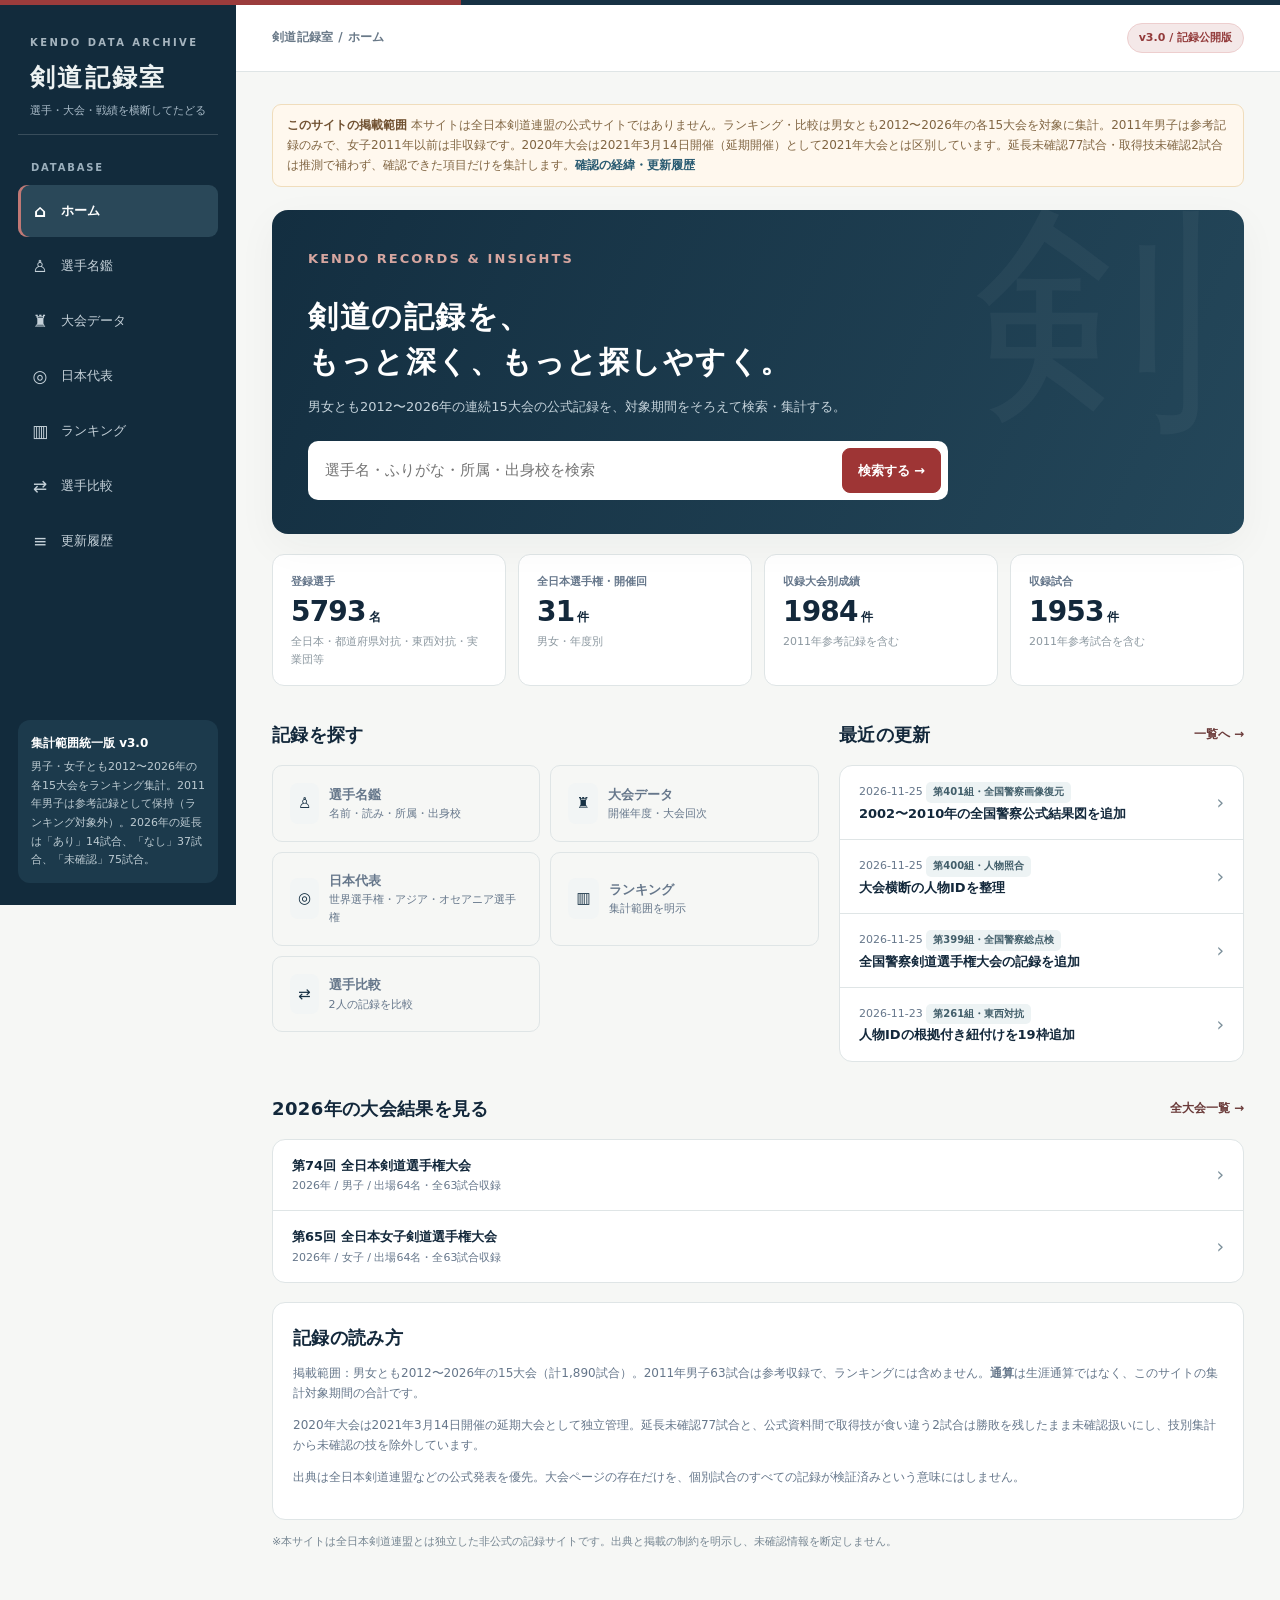
<file: index.html>
<!doctype html>
<html lang="ja">
<head>
  <meta charset="utf-8">
  <meta name="viewport" content="width=device-width, initial-scale=1">
  <meta name="color-scheme" content="light">
  <title>剣道記録室｜全日本・世界・アジア・オセアニア剣道選手権の記録</title>
  <meta name="description" content="全日本剣道選手権・全日本女子剣道選手権の2012〜2026年の試合記録、選手名鑑、ランキング、選手比較。2011年男子は参考収録。1970〜2024年の世界剣道選手権（WKC）の公式入賞結果と日本代表の一部試合記録、2026年第1回アジア・オセアニア剣道選手権大会（AOKC）の入賞、日本選手団登録、個人戦20記録枠（19実戦・不戦勝1）、日本の男女団体戦8国別対戦と本人実戦38件（団体不戦勝2枠を別管理）を掲載。1976・1979・1982・1985・1988年は入賞順位の2巡確認済み。1991年・1994年・1997年はFIK公式図面の個別対戦を2巡照合し、1973年は入賞順位・団体と個人の別会場を2巡確認、1970年は会場・全剣連公式映像を含め2巡目まで確認。公式一次資料による非公式データベース。">
  <link rel="stylesheet" href="assets/style.css">
  <link rel="stylesheet" href="assets/tozai-profile.css">
  <link rel="stylesheet" href="assets/police-team.css">
  <link rel="stylesheet" href="assets/jitsugyodan.css">
</head>
<body>
  <div class="global-top"></div>
  <div class="shell">
    <aside class="sidebar">
      <a href="#/" class="brand"><div class="brand-small">KENDO DATA ARCHIVE</div><div class="brand-main">剣道記録室</div><div class="brand-desc">選手・大会・戦績を横断してたどる</div></a>
      <div><div class="nav-caption">DATABASE</div><nav class="nav-links" id="desktopNav" aria-label="メインメニュー"></nav></div>
      <div class="sidebar-bottom"><strong>集計範囲統一版 v3.0</strong>男子・女子とも2012〜2026年の各15大会をランキング集計。2011年男子は参考記録として保持（ランキング対象外）。2026年の延長は「あり」14試合、「なし」37試合、「未確認」75試合。</div>
    </aside>
    <main class="main"><header class="topbar"><h1 id="topTitle">ホーム</h1><span class="mini-badge">v3.0 / 記録公開版</span></header><div class="content" id="app" aria-live="polite"></div></main>
  </div>
  <nav id="mobileNav" class="mobile-nav" aria-label="モバイルメニュー"></nav>
  <div id="resultOverlay" class="result-overlay" hidden>
    <button type="button" class="result-backdrop" data-close-results aria-label="一覧を閉じる"></button>
    <section class="result-dialog" role="dialog" aria-modal="true" aria-labelledby="resultDialogTitle" aria-describedby="resultDialogSubtitle">
      <header class="result-dialog-head"><div><p class="eyebrow">RESULTS · TOURNAMENT</p><h2 id="resultDialogTitle">大会結果</h2><p id="resultDialogSubtitle" class="muted"></p></div><button class="result-close" type="button" data-close-results aria-label="結果一覧を閉じる">×</button></header>
      <div class="result-dialog-tabs" role="tablist" aria-label="表示する結果を選択"><button type="button" role="tab" data-modal-tab="summary">個人別の最終成績</button><button type="button" role="tab" data-modal-tab="matches">試合結果一覧</button></div>
      <div id="resultDialogContent" class="result-dialog-content" tabindex="-1"></div>
    </section>
  </div>
<script src="assets/data-real.js"></script>
<script src="assets/readings.js"></script>
<script src="assets/readings-2025.js"></script>
<script src="assets/results-2026.js"></script>
<script src="assets/results-historical.js"></script>
<script src="assets/results-2025.js"></script>
<script src="assets/results-2024.js"></script>
<script src="assets/results-2023.js"></script>
<script src="assets/results-2022.js"></script>
<script src="assets/readings-2024.js"></script>
<script src="assets/readings-2023.js"></script>
<script src="assets/readings-2022.js"></script>
<script src="assets/results-2021.js"></script>
<script src="assets/readings-2021.js"></script>
<script src="assets/results-2011.js"></script>
<script src="assets/results-2012.js"></script>
<script src="assets/results-2013.js"></script>
<script src="assets/results-2014.js"></script>
<script src="assets/results-2015.js"></script>
<script src="assets/results-2016.js"></script>
<script src="assets/results-2017.js"></script>
<script src="assets/results-2018.js"></script>
<script src="assets/results-2019.js"></script>
<script src="assets/results-2020.js"></script>
<script src="assets/readings-2020.js"></script>
<script src="assets/readings-2019.js"></script>
<script src="assets/readings-2018.js"></script>
<script src="assets/readings-2017.js"></script>
<script src="assets/readings-2016.js"></script>
<script src="assets/readings-2015.js"></script>
<script src="assets/readings-2014.js"></script>
<script src="assets/readings-2013.js"></script>
<script src="assets/readings-2012.js"></script>
<script src="assets/readings-2011.js"></script>
<script src="assets/wkc-results.js"></script>
<script src="assets/aokc-results.js"></script>
<script src="assets/identity-links.js"></script>
<script src="assets/event-grades.js"></script>
<script src="assets/official-appearances.js"></script>
<script src="assets/display-names.js"></script>
<script src="assets/last-event-affiliations.js"></script>
<script src="assets/todofuken-2026.js"></script>
<script src="assets/todofuken-women-linked-profiles.js"></script>
<script src="assets/todofuken-women-awards-368.js"></script>
<script src="assets/todofuken-2025.js"></script>
<script src="assets/todofuken-directory.js"></script>
<script src="assets/tozai-public-data.js"></script>
<script src="assets/tozai-profile-links.js"></script>
<script src="assets/tozai-new-players.js"></script>
<script src="assets/tozai-multi-profiles-256.js"></script>
<script src="assets/tozai-identity-256.js"></script>
<script src="assets/tozai-multi-profiles-257.js"></script>
<script src="assets/tozai-identity-257.js"></script>
<script src="assets/tozai-multi-profiles-258.js"></script>
<script src="assets/tozai-identity-258.js"></script>
<script src="assets/tozai-multi-profiles-259.js"></script>
<script src="assets/tozai-identity-259.js"></script>
<script src="assets/tozai-identity-260.js"></script>
<script src="assets/tozai-identity-261.js"></script>
<script src="assets/tozai-multi-profiles-262.js"></script>
<script src="assets/tozai-identity-262.js"></script>
<script src="assets/tozai-multi-profiles-263.js"></script>
<script src="assets/tozai-identity-263.js"></script>
<script src="assets/tozai-multi-profiles-264.js"></script>
<script src="assets/tozai-identity-264.js"></script>
<script src="assets/tozai-identity-265.js"></script>
<script src="assets/tozai-multi-profiles-266.js"></script>
<script src="assets/tozai-identity-266.js"></script>
<script src="assets/tozai-multi-profiles-267.js"></script>
<script src="assets/tozai-identity-267.js"></script>
<script src="assets/tozai-multi-profiles-268.js"></script>
<script src="assets/tozai-identity-268.js"></script>
<script src="assets/tozai-multi-profiles-269.js"></script>
<script src="assets/tozai-identity-269.js"></script>
<script src="assets/tozai-multi-profiles-270.js"></script>
<script src="assets/tozai-identity-270.js"></script>
<script src="assets/tozai-multi-profiles-271.js"></script>
<script src="assets/tozai-identity-271.js"></script>
<script src="assets/tozai-multi-profiles-272.js"></script>
<script src="assets/tozai-identity-272.js"></script>
<script src="assets/tozai-multi-profiles-273.js"></script>
<script src="assets/tozai-identity-273.js"></script>
<script src="assets/tozai-multi-profiles-274.js"></script>
<script src="assets/tozai-identity-274.js"></script>
<script src="assets/tozai-multi-profiles-275.js"></script>
<script src="assets/tozai-identity-275.js"></script>
<script src="assets/tozai-identity-276.js"></script>
<script src="assets/tozai-identity-277.js"></script>
<script src="assets/tozai-identity-278.js"></script>
<script src="assets/tozai-identity-279.js"></script>
<script src="assets/tozai-identity-280.js"></script>
<script src="assets/tozai-identity-281.js"></script>
<script src="assets/todofuken-women-program-369.js"></script>
<script src="assets/police-individual.js"></script>
<script src="assets/police-team-data.js"></script>
<script src="assets/police-team-player-data.js"></script>
<script src="assets/police-team-details.js"></script>
<script src="assets/police-team.js"></script>
<script src="assets/8dan-public.js"></script>
<script src="assets/8dan-ui.js"></script>
<script src="assets/jitsugyodan-index.js"></script>
<script src="assets/jitsugyodan-ui.js"></script>
<script src="assets/jitsugyodan-profile.js"></script>
<script src="assets/jitsugyodan-ranking.js"></script>
<script src="assets/app.js"></script>
<script src="assets/player-history-audit-282.js"></script>
<script src="assets/tozai-profile.js"></script>
<script src="assets/profile-cross-links-283.js"></script>
</body>
</html>
</file>
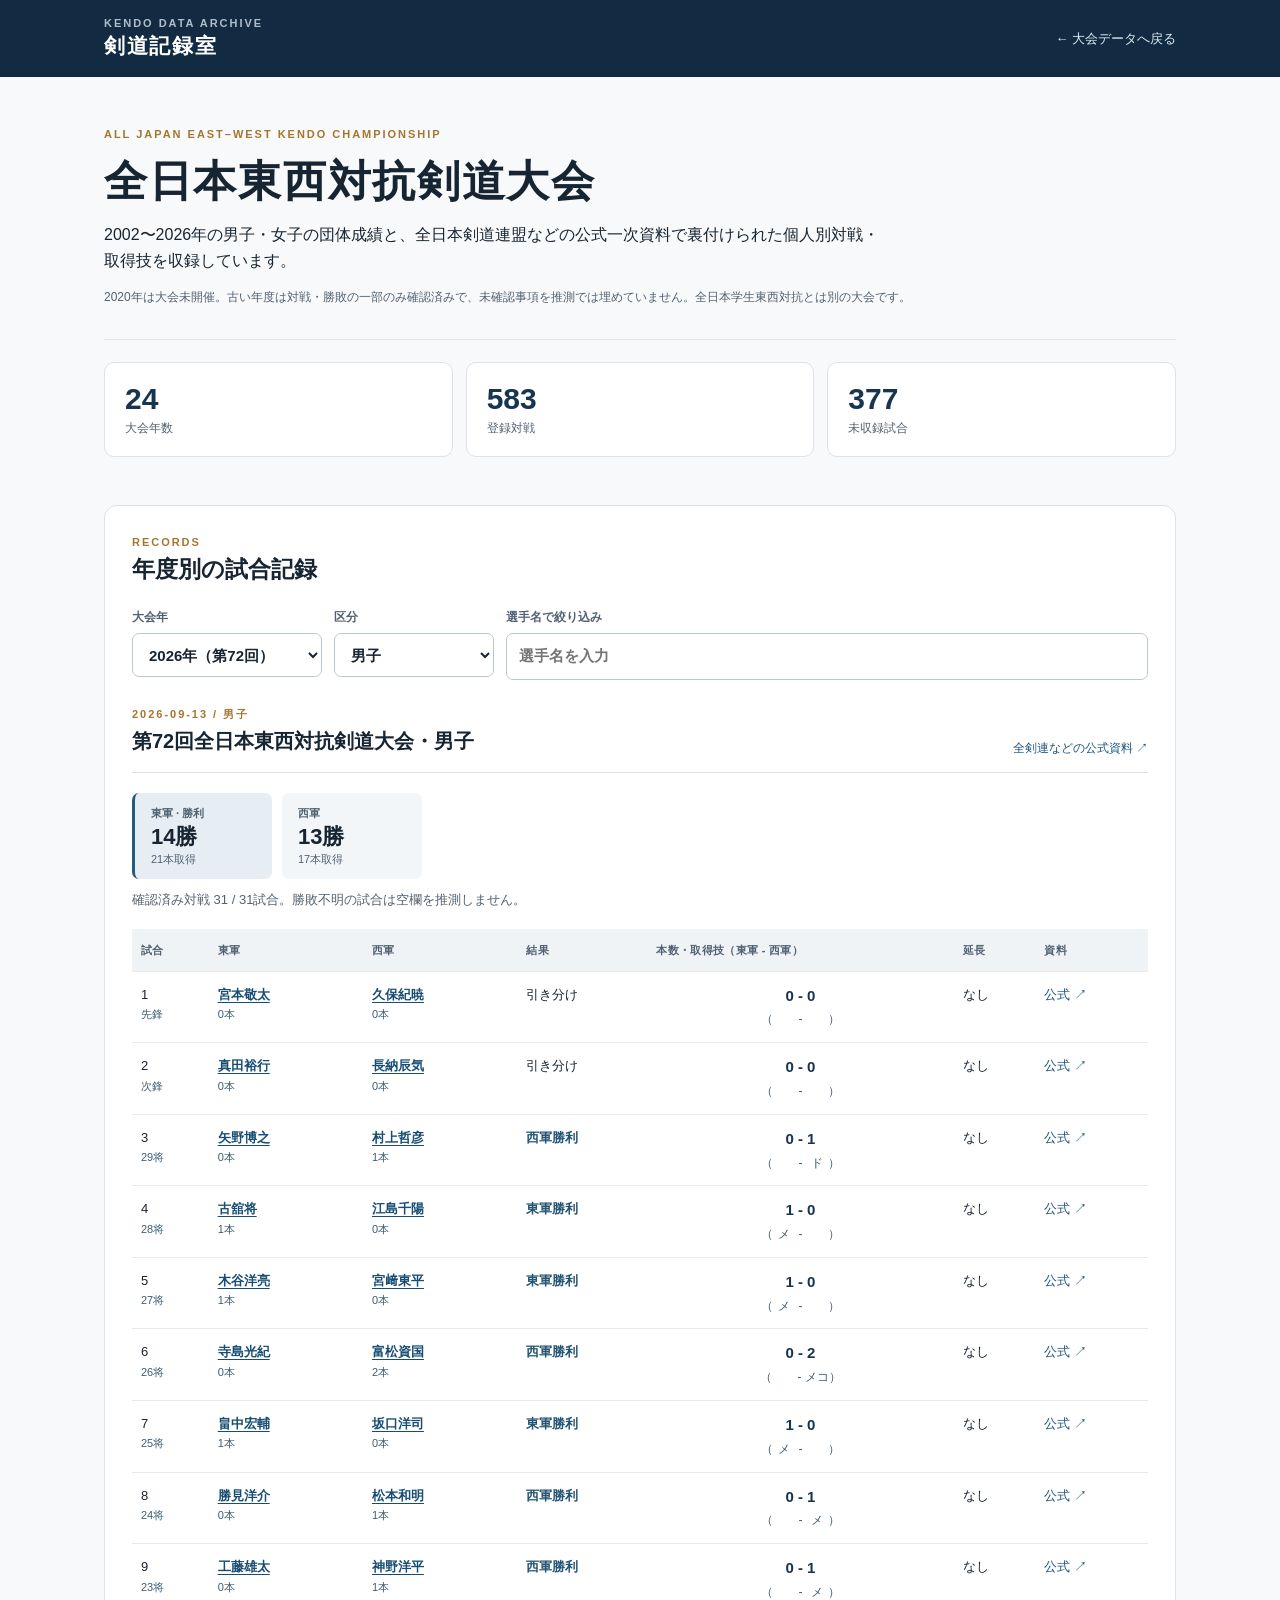
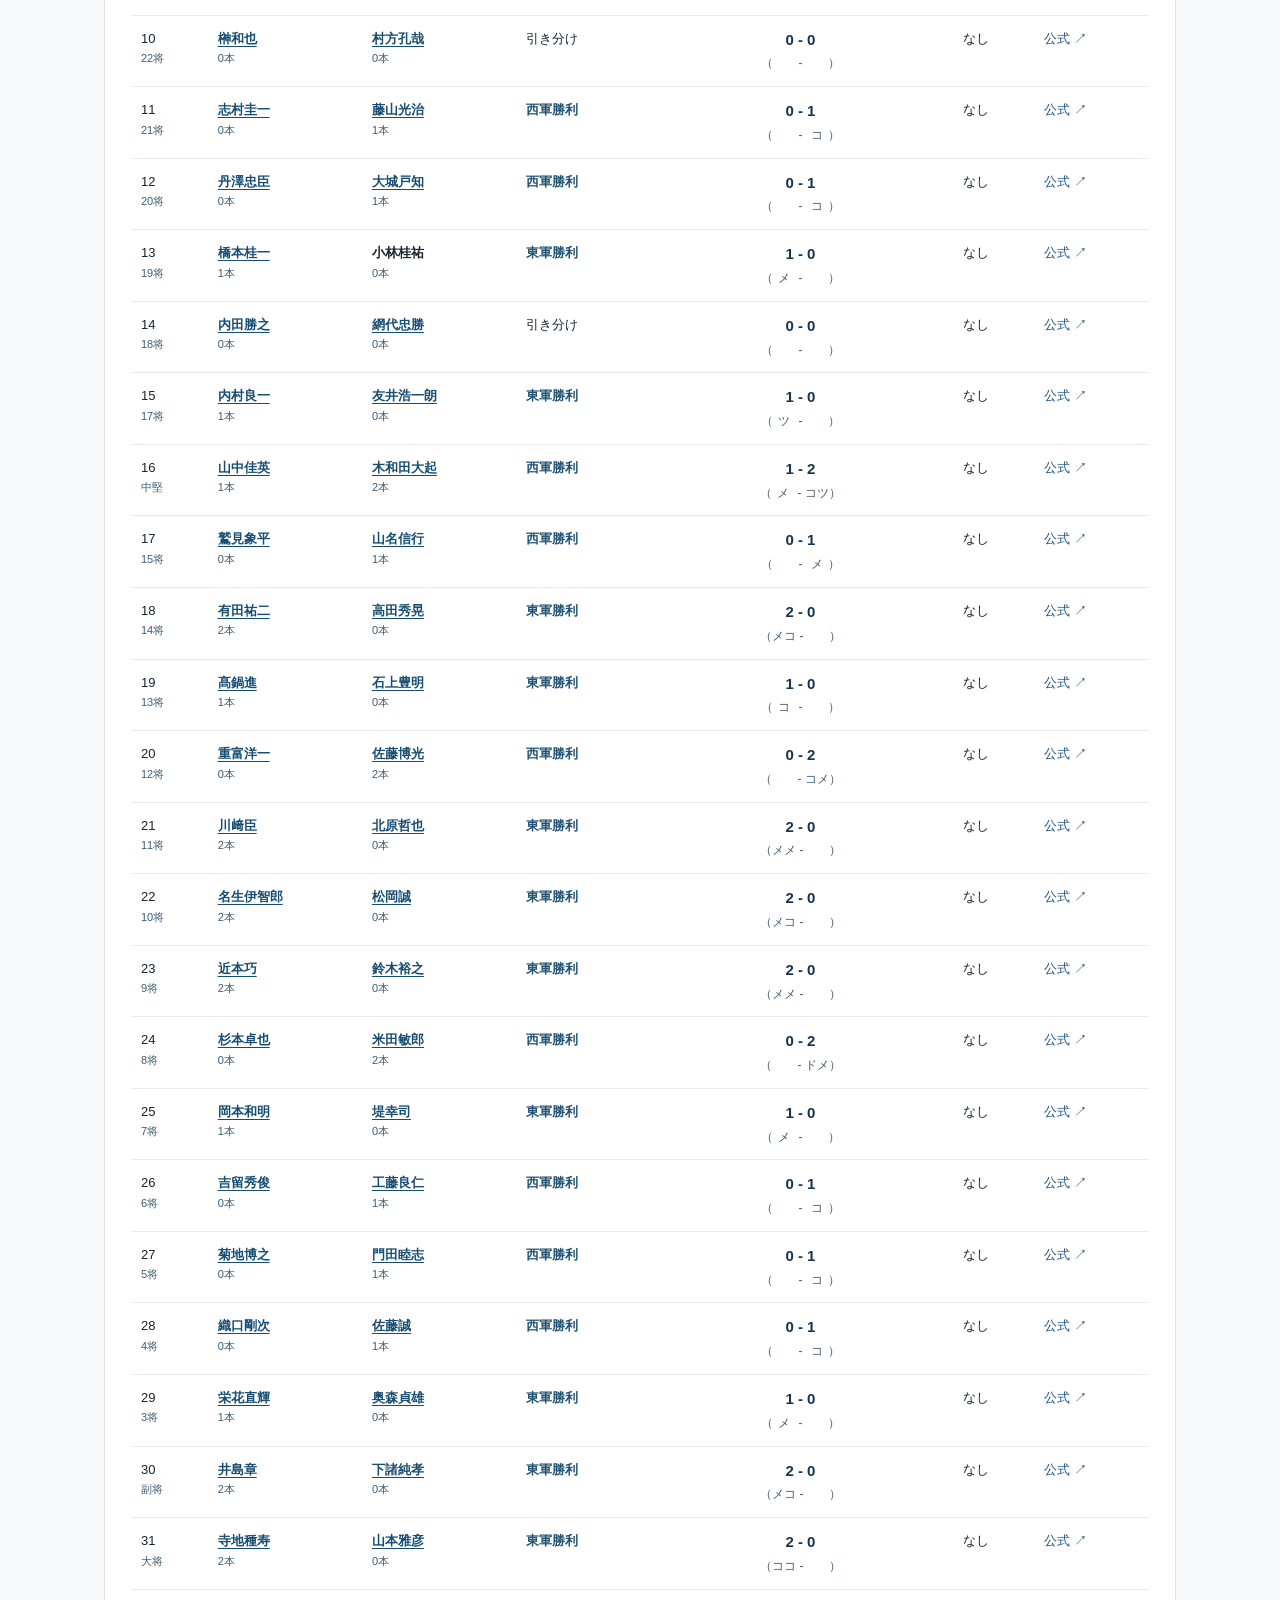
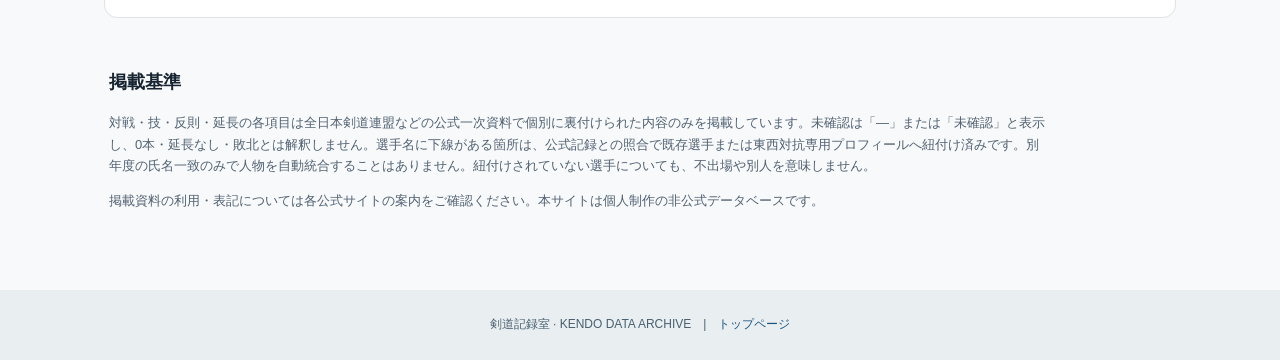
<file: tozai.html>
<!doctype html>
<html lang="ja">
<head>
  <meta charset="utf-8">
  <meta name="viewport" content="width=device-width, initial-scale=1">
  <meta name="color-scheme" content="light">
  <meta name="description" content="全日本東西対抗剣道大会の2002〜2026年、男女の年度別成績、公式一次資料で確認できた対戦・有効打突・表彰記録。">
  <title>全日本東西対抗剣道大会の記録｜剣道記録室</title>
  <link rel="stylesheet" href="assets/tozai-public.css">
</head>
<body>
<header class="site-header">
  <div class="header-content">
    <a class="brand" href="index.html"><span class="brand-en">KENDO DATA ARCHIVE</span><strong>剣道記録室</strong></a>
    <a class="home-link" href="index.html#/events">← 大会データへ戻る</a>
  </div>
</header>
<main class="page-shell">
  <section class="hero" aria-labelledby="page-title">
    <p class="eyebrow">ALL JAPAN EAST–WEST KENDO CHAMPIONSHIP</p>
    <h1 id="page-title">全日本東西対抗<br class="mobile-only">剣道大会</h1>
    <p class="intro">2002〜2026年の男子・女子の団体成績と、全日本剣道連盟などの公式一次資料で裏付けられた個人別対戦・取得技を収録しています。</p>
    <p class="source-note">2020年は大会未開催。古い年度は対戦・勝敗の一部のみ確認済みで、未確認事項を推測では埋めていません。全日本学生東西対抗とは別の大会です。</p>
  </section>
  <section class="stat-strip" aria-label="収録状況">
    <div><span class="stat-num" id="totalYears">24</span><span class="stat-label">大会年数</span></div>
    <div><span class="stat-num" id="totalBouts">583</span><span class="stat-label">登録対戦</span></div>
    <div><span class="stat-num" id="unconfirmedBouts">377</span><span class="stat-label">未収録試合</span></div>
  </section>
  <section class="body-section" aria-labelledby="records-title">
    <div class="section-heading"><div><p class="eyebrow">RECORDS</p><h2 id="records-title">年度別の試合記録</h2></div></div>
    <div class="controls">
      <label>大会年<select id="yearSelect" aria-label="大会年"></select></label>
      <label>区分<select id="genderSelect" aria-label="男子・女子"><option value="男子">男子</option><option value="女子">女子</option></select></label>
      <label class="name-search">選手名で絞り込み<input type="search" id="nameSearch" placeholder="選手名を入力" autocomplete="off"></label>
    </div>
    <div class="event-title"><div><p class="eyebrow" id="yearCaption"></p><h3 id="eventTitle"></h3></div><a id="primarySource" target="_blank" rel="noopener noreferrer">全剣連などの公式資料 ↗</a></div>
    <div class="scoreboard" id="scoreboard" aria-label="東軍・西軍の総合勝敗"></div>
    <p class="coverage" id="coverage" role="status" aria-live="polite"></p>
    <div class="table-scroll"><table><thead><tr><th>試合</th><th>東軍</th><th>西軍</th><th>結果</th><th>本数・取得技（東軍 - 西軍）</th><th>延長</th><th>資料</th></tr></thead><tbody id="matchRows"></tbody></table></div>
    <p class="empty" id="emptyMatches" hidden>条件に一致する対戦はありません。</p>
    <div id="partialBox" class="partial-box" hidden></div>
  </section>
  <section class="body-section" id="awardsSection" aria-labelledby="awards-title" hidden>
    <div class="section-heading"><div><p class="eyebrow">AWARDS · 2002–2011</p><h2 id="awards-title">公式表彰記録</h2></div></div>
    <p class="explain">表彰は勝敗を示すものではありません。優秀試合賞で対戦者が判明していても、勝者・本数・技は別の公式根拠がない限り未確認として扱っています。</p>
    <div class="awards-grid"><div><h3>優秀試合賞</h3><div id="awardPairs"></div></div><div><h3>優秀選手賞</h3><div id="awardPlayers"></div></div></div>
    <p><a id="awardsSource" target="_blank" rel="noopener noreferrer">全剣連公式歴代表 ↗</a></p>
  </section>
  <section class="method-section"><h2>掲載基準</h2>
    <p>対戦・技・反則・延長の各項目は全日本剣道連盟などの公式一次資料で個別に裏付けられた内容のみを掲載しています。未確認は「―」または「未確認」と表示し、0本・延長なし・敗北とは解釈しません。選手名に下線がある箇所は、公式記録との照合で既存選手または東西対抗専用プロフィールへ紐付け済みです。別年度の氏名一致のみで人物を自動統合することはありません。紐付けされていない選手についても、不出場や別人を意味しません。</p>
    <p>掲載資料の利用・表記については各公式サイトの案内をご確認ください。本サイトは個人制作の非公式データベースです。</p>
  </section>
</main>
<footer class="footer">剣道記録室 · KENDO DATA ARCHIVE　|　<a href="index.html">トップページ</a></footer>
<script src="assets/tozai-public-data.js"></script>
<script src="assets/tozai-profile-links.js"></script>
<script src="assets/tozai-new-players.js"></script>
<script src="assets/tozai-multi-profiles-256.js"></script>
<script src="assets/tozai-identity-256.js"></script>
<script src="assets/tozai-multi-profiles-257.js"></script>
<script src="assets/tozai-identity-257.js"></script>
<script src="assets/tozai-multi-profiles-258.js"></script>
<script src="assets/tozai-identity-258.js"></script>
<script src="assets/tozai-multi-profiles-259.js"></script>
<script src="assets/tozai-identity-259.js"></script>
<script src="assets/tozai-identity-260.js"></script>
<script src="assets/tozai-identity-261.js"></script>
<script src="assets/tozai-multi-profiles-262.js"></script>
<script src="assets/tozai-identity-262.js"></script>
<script src="assets/tozai-multi-profiles-263.js"></script>
<script src="assets/tozai-identity-263.js"></script>
<script src="assets/tozai-multi-profiles-264.js"></script>
<script src="assets/tozai-identity-264.js"></script>
<script src="assets/tozai-identity-265.js"></script>
<script src="assets/tozai-multi-profiles-266.js"></script>
<script src="assets/tozai-identity-266.js"></script>
<script src="assets/tozai-multi-profiles-267.js"></script>
<script src="assets/tozai-identity-267.js"></script>
<script src="assets/tozai-multi-profiles-268.js"></script>
<script src="assets/tozai-identity-268.js"></script>
<script src="assets/tozai-multi-profiles-269.js"></script>
<script src="assets/tozai-identity-269.js"></script>
<script src="assets/tozai-multi-profiles-270.js"></script>
<script src="assets/tozai-identity-270.js"></script>
<script src="assets/tozai-multi-profiles-271.js"></script>
<script src="assets/tozai-identity-271.js"></script>
<script src="assets/tozai-multi-profiles-272.js"></script>
<script src="assets/tozai-identity-272.js"></script>
<script src="assets/tozai-multi-profiles-273.js"></script>
<script src="assets/tozai-identity-273.js"></script>
<script src="assets/tozai-multi-profiles-274.js"></script>
<script src="assets/tozai-identity-274.js"></script>
<script src="assets/tozai-multi-profiles-275.js"></script>
<script src="assets/tozai-identity-275.js"></script>
<script src="assets/tozai-identity-276.js"></script>
<script src="assets/tozai-identity-277.js"></script>
<script src="assets/tozai-identity-278.js"></script>
<script src="assets/tozai-identity-279.js"></script>
<script src="assets/tozai-identity-280.js"></script>
<script src="assets/tozai-identity-281.js"></script>
<script src="assets/tozai-public.js"></script>
</body>
</html>
</file>
<file: assets/style.css>
:root{--ink:#13283b;--ink-2:#36495b;--muted:#66778b;--paper:#f6f7f5;--panel:#fff;--line:#dfe5e6;--red:#9e3535;--red-light:#f9eeee;--mint:#e8f2ee;--navy:#173144;--warm:#f8f4ec;--shadow:0 12px 40px rgba(21,42,55,.045)}
    *{box-sizing:border-box}html{scroll-behavior:smooth}body{margin:0;background:var(--paper);color:var(--ink);font-family:system-ui,-apple-system,"Hiragino Kaku Gothic ProN","Yu Gothic",Meiryo,sans-serif;line-height:1.65;font-size:15px}
    button,input,select{font:inherit}a{color:inherit;text-decoration:none}button{cursor:pointer}button:focus-visible,a:focus-visible,input:focus-visible,select:focus-visible{outline:3px solid #ba8960;outline-offset:2px}
    .global-top{height:5px;background:linear-gradient(90deg,#9b3c3c 0 36%,#173144 36% 100%)}
    .shell{max-width:1360px;margin:0 auto;display:grid;grid-template-columns:236px minmax(0,1fr);min-height:calc(100vh - 5px)}
    .sidebar{background:#122b3c;color:#edf2f2;padding:28px 18px 22px;display:flex;flex-direction:column;gap:25px;position:sticky;top:0;height:100vh}
    .brand{padding:2px 12px 15px;border-bottom:1px solid rgba(255,255,255,.16)}.brand-small{font-size:10px;letter-spacing:.24em;color:#a6b5bf;font-weight:800}.brand-main{font-size:25px;font-weight:900;letter-spacing:.09em;margin:5px 0}.brand-desc{font-size:11px;color:#a8bac7;line-height:1.5}
    .nav-caption{font-size:10px;letter-spacing:.18em;color:#9bafbc;padding:0 13px;margin-bottom:8px;font-weight:800}.nav-links{display:grid;gap:3px}.nav-link{padding:12px 12px;border-radius:9px;display:flex;align-items:center;gap:11px;font-size:13px;color:#c5d1d9;transition:.14s}.nav-link:hover{background:#203e50;color:#fff}.nav-link.active{color:white;background:#2a4859;box-shadow:inset 3px 0 0 #c17875;font-weight:800}.ico{width:20px;display:inline-flex;justify-content:center;flex-shrink:0;font-size:17px}
    .sidebar-bottom{margin-top:auto;background:#1c3a4c;padding:13px;border-radius:12px;font-size:11px;color:#bdcbd2;line-height:1.7}.sidebar-bottom strong{color:#fff;display:block;font-size:12px;margin-bottom:4px}
    .main{min-width:0}.topbar{height:67px;display:flex;align-items:center;justify-content:space-between;padding:0 36px;background:#fff;border-bottom:1px solid var(--line);gap:16px}.topbar h1{font-size:12px;font-weight:700;color:#697988;letter-spacing:.03em;margin:0}.mini-badge{background:#f4e8e8;color:#933b3b;border:1px solid #edcece;font-size:11px;padding:5px 11px;border-radius:100px;font-weight:800;white-space:nowrap}.content{max-width:1100px;margin:auto;padding:32px 36px 78px}.eyebrow{color:var(--red);font-size:11px;font-weight:900;letter-spacing:.16em;margin:0 0 8px;text-transform:uppercase}.heading{font-size:30px;line-height:1.4;letter-spacing:.025em;margin:0 0 10px;font-weight:900}.lead{color:var(--muted);margin:0 0 28px;font-size:14px}.section-title{font-size:18px;margin:0;font-weight:900;letter-spacing:.02em}.muted{color:var(--muted)}.small{font-size:12px}.tiny{font-size:11px}
    .hero{background:linear-gradient(115deg,#132e40,#24475a);color:#fff;border-radius:16px;padding:38px 36px 34px;position:relative;overflow:hidden;box-shadow:var(--shadow)}.hero:after{content:"剣";position:absolute;right:30px;top:-70px;font-family:serif;font-size:240px;line-height:1.5;color:rgba(255,255,255,.038);pointer-events:none}.hero .eyebrow{color:#d6a6a0}.hero h2{font-size:30px;letter-spacing:.05em;line-height:1.5;margin:0 0 12px;max-width:700px}.hero p{color:#c5d3db;margin:0 0 24px;font-size:13px;max-width:550px}.hero-search{max-width:640px;background:white;border-radius:10px;display:flex;padding:7px;gap:8px;position:relative;z-index:1}.hero-search input{border:0;background:white;flex:1;min-width:0;padding:10px;color:var(--ink);outline:none}.btn{background:var(--navy);color:white;border:1px solid var(--navy);border-radius:8px;padding:10px 15px;font-weight:800;font-size:13px;display:inline-flex;align-items:center;justify-content:center;gap:7px;white-space:nowrap}.btn:hover{background:#2b5269}.btn.secondary{background:#fff;color:var(--ink);border:1px solid #cad5da}.btn.secondary:hover{background:#f3f7f8}.btn.ghost{background:transparent;color:var(--ink);border-color:#cfd9de}.btn.red{background:var(--red);border-color:var(--red)}.btn:disabled{opacity:.5;cursor:not-allowed}
    .stats{display:grid;grid-template-columns:repeat(4,minmax(0,1fr));gap:12px;margin:20px 0 34px}.stat{background:#fff;border:1px solid var(--line);border-radius:12px;padding:18px 18px 16px}.stat-label{font-size:11px;color:var(--muted);font-weight:800}.stat-value{font-size:28px;line-height:1.5;font-weight:900;letter-spacing:-.03em}.stat-suffix{font-size:12px;margin-left:3px}.stat-foot{font-size:11px;color:#8c98a0}
    .two-col{display:grid;grid-template-columns:minmax(0,1.35fr) minmax(0,1fr);gap:20px}.section-head{display:flex;justify-content:space-between;align-items:center;gap:12px;margin:0 0 15px}.section-block{margin-top:32px}.pane{background:#fff;border:1px solid var(--line);border-radius:13px;overflow:hidden}.pane-pad{padding:20px}.quick-grid{display:grid;grid-template-columns:1fr 1fr;gap:10px}.quick{border:1px solid var(--line);border-radius:10px;padding:17px;display:flex;align-items:center;gap:10px;transition:.12s}.quick:hover{border-color:#829ba7;background:#f8fafa}.quick .qicon{background:#f2f5f5;color:var(--navy);border-radius:8px;padding:8px}.quick strong{display:block;font-size:13px}.quick span:last-child{font-size:11px;color:var(--muted)}.quiet-link{font-size:12px;font-weight:800;color:#6a3a39}.quiet-link:hover{text-decoration:underline}
    .list-row{display:flex;gap:12px;align-items:center;justify-content:space-between;padding:15px 19px;border-bottom:1px solid var(--line)}.list-row:last-child{border-bottom:0}.list-row:hover{background:#fcfdfd}.list-row .row-title{font-size:13px;font-weight:800}.list-row .row-sub{font-size:11px;color:var(--muted);margin-top:1px}.arrow{font-size:19px;color:#7c909b}.tag{display:inline-flex;align-items:center;background:#edf3f4;color:#425e6a;border-radius:5px;padding:2px 7px;font-size:10px;font-weight:800;white-space:nowrap}.tag.red{background:var(--red-light);color:var(--red)}.tag.green{background:var(--mint);color:#356e5e}.tag.amber{background:#fcf0d7;color:#8c661d}
    .toolbar{padding:15px;background:#fff;border:1px solid var(--line);border-radius:13px;display:flex;align-items:end;gap:10px;flex-wrap:wrap;margin:18px 0 18px}.field{display:grid;gap:5px;flex:1;min-width:160px}.field.search{flex:2;min-width:250px}.field label{font-size:11px;color:var(--muted);font-weight:800}.control{width:100%;border:1px solid #d1dadd;background:#fff;border-radius:8px;padding:10px 11px;color:var(--ink);min-height:42px}.count-line{font-size:12px;color:var(--muted);display:flex;justify-content:space-between;align-items:center;gap:8px;margin-bottom:10px;flex-wrap:wrap}.grid-cards{display:grid;grid-template-columns:repeat(2,minmax(0,1fr));gap:13px}.person-card{background:#fff;border:1px solid var(--line);border-radius:11px;padding:17px;display:flex;flex-direction:column;gap:10px}.person-card:hover{border-color:#a6b6bd}.person-top{display:flex;align-items:center;gap:11px}.avatar{width:48px;height:48px;display:flex;align-items:center;justify-content:center;background:#e7eff1;border-radius:12px;font-size:18px;font-weight:900;color:#3b6072;flex-shrink:0}.avatar.f{background:#f5e9ec;color:#9c5a70}.person-name{font-size:16px;font-weight:900}.person-meta{color:var(--muted);font-size:11px}.mini-dl{display:grid;grid-template-columns:74px 1fr;gap:5px 10px;font-size:12px}.mini-dl dt{color:#778798}.mini-dl dd{margin:0;font-weight:650}.card-actions{display:flex;gap:9px;margin-top:auto;border-top:1px solid var(--line);padding-top:10px}.textbtn{background:none;border:0;padding:4px 0;color:#2d5469;font-weight:800;font-size:12px}.textbtn:hover{text-decoration:underline}.empty{padding:42px;text-align:center;color:var(--muted)}
    .detail-hero{background:#fff;border:1px solid var(--line);border-radius:14px;padding:24px;display:flex;gap:18px;align-items:start;justify-content:space-between;flex-wrap:wrap}.detail-main{display:flex;gap:17px;align-items:center}.detail-main .avatar{width:76px;height:76px;font-size:27px;border-radius:15px}.detail-main h2{font-size:26px;margin:2px 0 3px}.detail-pills{display:flex;gap:7px;margin-top:8px;flex-wrap:wrap}.detail-grid{display:grid;grid-template-columns:1fr 1fr;gap:17px;margin-top:17px}.detail-grid .pane{padding:18px}.detail-grid .wide{grid-column:span 2}.definition{display:grid;grid-template-columns:140px 1fr;gap:0;margin-top:12px}.definition div{padding:11px 0;border-bottom:1px solid var(--line);font-size:13px}.definition div:nth-child(odd){color:var(--muted)}.definition div:nth-last-child(-n+2){border-bottom:0}
    table{border-collapse:collapse;width:100%;font-size:13px;text-align:left}th{color:#718393;font-size:11px;white-space:nowrap;font-weight:800;background:#f7f9f9}th,td{padding:13px 14px;border-bottom:1px solid var(--line);vertical-align:top}tr:last-child td{border-bottom:0}tbody tr:hover{background:#fafcfc}.data-link{color:#295a71;font-weight:800}.data-link:hover{text-decoration:underline}.table-wrap{overflow-x:auto}.result{font-weight:900}.result.win{color:#a34b3d}.footnote{font-size:11px;color:#768692;margin-top:12px;line-height:1.75}.breadcrumb{display:flex;gap:8px;align-items:center;font-size:11px;color:#7e8f98;margin-bottom:12px}.breadcrumb a:hover{text-decoration:underline}.eyecatch{border:1px solid #e4e1d9;border-radius:11px;background:var(--warm);padding:14px;color:#715f4e;font-size:12px;margin-top:20px}
    .rank-top{display:flex;justify-content:space-between;gap:16px;align-items:end;flex-wrap:wrap}.rank-number{font-weight:900;font-size:19px;color:#345465}.number-head{font-size:25px;font-weight:900;color:#9b6660}.compare-selects{display:grid;grid-template-columns:1fr 38px 1fr;gap:14px;align-items:end;margin:20px 0}.compare-side{background:white;border:1px solid var(--line);padding:18px;border-radius:12px}.compare-side h3{margin:0 0 10px}.vs{font-family:Georgia,serif;font-size:20px;text-align:center;padding-bottom:23px;color:#8598a5}.comparison{display:grid;grid-template-columns:1fr 130px 1fr;border:1px solid var(--line);border-radius:12px;overflow:hidden;background:white}.comparison>div{padding:16px 12px;text-align:center;border-bottom:1px solid var(--line)}.comparison>div:nth-child(3n+2){background:#f5f8f8;color:#71818c;font-size:12px;font-weight:800}.comparison>div:nth-last-child(-n+3){border-bottom:0}.comparison .big{font-size:24px;font-weight:900}.comparison .faint{color:#81919a}
    .update{display:grid;grid-template-columns:110px 1fr;gap:18px;padding:20px;border-bottom:1px solid var(--line)}.update:last-child{border-bottom:0}.update-date{font-size:13px;font-weight:900;color:#526877}.update h3{margin:0 0 5px;font-size:15px}.update p{margin:0;color:var(--muted);font-size:12px}.source-box{margin-top:24px;border:1px dashed #c5d0d2;border-radius:10px;padding:16px;font-size:12px;color:#667b88;background:#fff}.privacy-banner{background:#fff8ee;border:1px solid #f0ddbc;color:#806542;border-radius:9px;padding:11px 14px;font-size:12px;margin-bottom:23px}.privacy-banner strong{color:#715232}
    .mobile-nav{display:none}.hide{display:none!important}
    @media(max-width:1040px){.shell{grid-template-columns:198px minmax(0,1fr)}.content{padding:26px 22px 70px}.topbar{padding:0 22px}.stats{grid-template-columns:repeat(2,minmax(0,1fr))}.two-col{grid-template-columns:1fr}}
    @media(max-width:760px){.shell{display:block}.sidebar{display:none}.topbar{height:57px;padding:0 17px}.content{padding:21px 14px 88px}.hero{padding:27px 20px}.hero h2{font-size:23px}.hero-search{display:grid;grid-template-columns:1fr auto}.hero-search input{padding:7px;max-width:100%}.heading{font-size:25px}.stats{gap:8px;margin:13px 0 24px}.stat{padding:12px}.stat-value{font-size:24px}.grid-cards{grid-template-columns:1fr}.quick-grid{grid-template-columns:1fr 1fr;gap:8px}.quick{padding:12px}.quick .qicon{display:none}.detail-grid{grid-template-columns:1fr}.detail-grid .wide{grid-column:auto}.compare-selects{grid-template-columns:1fr 1fr}.vs{display:none}.comparison{grid-template-columns:1fr 98px 1fr}.comparison>div{padding:12px 5px}.comparison .big{font-size:19px}.update{grid-template-columns:1fr;gap:4px;padding:15px}.mobile-nav{display:flex;position:fixed;bottom:0;left:0;right:0;height:66px;background:#fff;border-top:1px solid var(--line);z-index:20;justify-content:space-around;align-items:center;box-shadow:0 -4px 24px rgba(8,28,42,.06)}.mobile-nav a{display:flex;flex-direction:column;align-items:center;justify-content:center;gap:1px;flex:1;color:#738795;font-size:10px;font-weight:700}.mobile-nav a.active{color:var(--red)}.mobile-nav a .ico{font-size:19px}.privacy-banner{font-size:11px}.definition{grid-template-columns:108px 1fr}.source-box{font-size:11px}}
    @media(prefers-reduced-motion:reduce){html{scroll-behavior:auto}*{transition:none!important}}

.career-text{white-space:pre-wrap;line-height:1.85;margin-top:12px;padding:15px;background:#f8faf9;border:1px solid var(--line);border-radius:9px;font-size:13px;overflow-wrap:anywhere}summary{list-style:disclosure-closed;cursor:pointer}summary:hover{text-decoration:underline}.definition div{overflow-wrap:anywhere}

/* v0.3 氏名の読み（未確認の選手は空欄） */
.name-reading{display:block;font-size:11px;color:#667e8b;font-weight:550;letter-spacing:.025em;margin-top:2px;white-space:normal;}
.detail-reading{color:#647984;font-size:14px;letter-spacing:.045em;margin:1px 0 6px;}
.person-top .name-reading{margin-bottom:3px;}

/* v0.6 Historical match archive and per-athlete certified technique summary */
.history-pane h3{margin-bottom:8px}
.history-group{border:1px solid var(--line);border-radius:10px;overflow:hidden;margin-top:12px;background:#fff}
.history-group summary{padding:14px 15px;font-weight:800;background:#f6f9f9;color:#26445b;list-style:none;cursor:pointer;display:flex;justify-content:space-between;gap:12px}
.history-group summary::-webkit-details-marker{display:none}
.history-group summary:after{content:'＋';font-size:16px;color:#677e8b}
.history-group[open] summary:after{content:'－'}
.history-group summary:hover{background:#eaf1f3}
.history-count{font-size:12px;color:var(--muted);margin-left:auto}
.history-group .table-wrap{max-width:100%}
.history-group td{font-size:12px}
.tech-summary{display:grid;grid-template-columns:repeat(4,minmax(0,1fr));gap:10px;margin-top:14px}
.tech-summary>div{background:#f5f8f8;border-radius:9px;padding:11px 10px;display:grid;gap:2px}
.tech-summary span{font-size:11px;color:var(--muted)}
.tech-summary strong{font-size:21px;color:var(--ink)}
.tech-summary small{font-size:11px;color:var(--muted)}
@media(max-width:760px){.tech-summary{grid-template-columns:repeat(2,minmax(0,1fr))}.history-pane{padding:13px!important}.history-group summary{font-size:13px}.history-group td{padding:11px 9px}}

/* v0.8: summary overlay and compact tournament controls */
.event-quick-actions{display:flex;gap:10px;align-items:center;flex-wrap:wrap;margin-top:14px}
.event-result-entry{margin:18px 0}
.event-entry-head{display:flex;justify-content:space-between;align-items:start;gap:18px;flex-wrap:wrap}
.event-entry-head .eyebrow{margin-bottom:4px}
.event-entry-head .small{margin:7px 0 0;max-width:590px}
.event-podium{display:grid;grid-template-columns:repeat(3,minmax(0,1fr));gap:10px;margin-top:18px}
.podium-cell{display:flex;flex-direction:column;gap:4px;background:#f5f8f8;border:1px solid #e7ebeb;border-radius:9px;padding:13px 15px;min-width:0}
.podium-cell.champion{background:#fcf7ee;border-color:#e9dcbf}
.podium-cell>span{color:#758390;font-weight:800;font-size:11px}.podium-cell strong{font-size:14px;line-height:1.6}
.result-entry-note{margin:14px 0 0}
.event-directory-row{gap:18px}.event-directory-row>div:first-child{min-width:0}.event-directory-row .row-title{font-size:14px}
.event-list-actions{display:flex;align-items:center;gap:14px;flex-wrap:wrap}
.mini-action{display:inline-flex;background:#eff4f5;border:1px solid #d5e1e5;border-radius:7px;padding:7px 10px;color:#1e506b;font-size:12px;font-weight:800;white-space:nowrap}
.mini-action:hover{background:#dcebef}
body.modal-open{overflow:hidden}
.result-overlay[hidden]{display:none!important}
.result-overlay{position:fixed;inset:0;z-index:1000;display:grid;place-items:center;padding:24px}
.result-backdrop{position:absolute;inset:0;background:rgba(12,25,36,.65);border:0;cursor:pointer;width:100%;height:100%}
.result-dialog{position:relative;isolation:isolate;background:#fff;color:var(--ink);border-radius:16px;box-shadow:0 26px 90px rgba(6,21,33,.28);width:min(100%,1060px);max-height:min(92vh,960px);display:flex;flex-direction:column;overflow:hidden}
.result-dialog-head{padding:20px 24px 15px;border-bottom:1px solid var(--line);display:flex;justify-content:space-between;align-items:start;gap:12px}
.result-dialog-head .eyebrow{margin:0 0 5px}.result-dialog-head h2{margin:0;font-size:21px;line-height:1.4;font-weight:900}
.result-dialog-head .muted{margin:4px 0 0;font-size:12px}
.result-close{background:#f4f7f8;color:#29495b;border:1px solid #dce5e7;border-radius:50%;font-size:23px;line-height:1;width:37px;height:37px;flex-shrink:0}
.result-close:hover{background:#e4edf0}
.result-dialog-tabs{display:flex;gap:5px;padding:10px 24px 0;border-bottom:1px solid var(--line)}
.result-dialog-tabs button{background:transparent;border:0;border-bottom:3px solid transparent;padding:10px 14px;margin-bottom:-1px;color:var(--muted);font-weight:800;font-size:13px}
.result-dialog-tabs button.active{border-color:var(--red);color:#8c3333}
.result-dialog-content{min-height:0;overflow-y:auto;overscroll-behavior:contain;padding:20px 24px 24px;flex:1;outline:none}
.result-dialog-tools{display:flex;flex-wrap:wrap;gap:12px;align-items:end;padding:14px;background:#f8fafa;border:1px solid var(--line);border-radius:10px}
.result-dialog-tools .field{min-width:170px}.result-dialog-caption{color:var(--muted);font-size:12px;margin:12px 0}
.result-dialog-table th,.result-dialog-table td{padding:12px 11px}
.result-dialog-table td{font-size:12px}
.result-dialog-table tr[hidden]{display:none!important}
.result-no-matches{padding:25px;color:var(--muted);text-align:center}
.result-dialog-detail-head{display:flex;align-items:center;justify-content:space-between;gap:16px;flex-wrap:wrap;margin-bottom:17px}
.result-dialog-detail-head h3{font-size:17px;margin:0 0 4px}.result-dialog-detail-head p{margin:0;max-width:700px}
.result-empty{background:#f7f9fa;padding:25px;border-radius:8px;color:var(--muted)}
.dialog-source{margin-top:14px}.result-dialog-content .name-reading{font-size:10px}
@media(max-width:760px){
  .event-podium{grid-template-columns:1fr}.event-quick-actions .btn{width:100%}.event-directory-row{align-items:flex-start;flex-direction:column;gap:9px}
  .result-overlay{padding:0}.result-dialog{max-height:100dvh;height:100dvh;border-radius:0;width:100%}
  .result-dialog-head{padding:17px 16px 12px}.result-dialog-head h2{font-size:17px}
  .result-dialog-tabs{padding:8px 12px 0}.result-dialog-content{padding:14px 12px 78px}
  .result-dialog-table{min-width:690px}.result-dialog-content table{min-width:650px}
  .result-dialog-tools .field.search{min-width:230px}.result-dialog-tools .field{flex:1}
}
/* Present the full player-result action without horizontal scrolling on phones. */
@media(max-width:760px){
 .result-dialog-content .result-dialog-table{width:100%;min-width:0}
 .result-dialog-table thead{display:none}
 .result-dialog-table tbody{display:grid;gap:11px}
 .result-dialog-table tr:not([hidden]){display:grid;grid-template-columns:minmax(0,1fr) minmax(0,1fr);grid-template-rows:auto auto auto auto;gap:5px 12px;border:1px solid var(--line);border-radius:10px;padding:12px;background:#fff}
 .result-dialog-table tr>td{padding:0;border:0;min-width:0}
 .result-dialog-table tr>td:nth-child(1){grid-column:1;grid-row:1}
 .result-dialog-table tr>td:nth-child(2){grid-column:1/-1;grid-row:2;font-size:15px}
 .result-dialog-table tr>td:nth-child(3){grid-column:1;grid-row:3;color:var(--muted)}
 .result-dialog-table tr>td:nth-child(4){grid-column:2;grid-row:3;text-align:right;font-weight:800}
 .result-dialog-table tr>td:nth-child(5){grid-column:2;grid-row:1;text-align:right}
 .result-dialog-table tr>td:nth-child(6){grid-column:1/-1;grid-row:4;margin-top:5px}
 .result-dialog-table .mini-action{width:100%;justify-content:center}
}

/* v0.9: expand the individual match list directly below the selected result row */
.event-results-table{width:100%;table-layout:auto}
.event-results-table>thead th:last-child,.event-results-table>tbody>.event-player-row>td:last-child{text-align:center}
.event-player-row.is-expanded{background:#f5f9fa}
.event-row-toggle{border:1px solid #cbdce2;color:#275267;background:#eff5f7;border-radius:8px;width:39px;height:36px;display:inline-flex;justify-content:center;align-items:center;font-size:16px;font-weight:900;transition:background .12s}
.event-row-toggle:hover,.event-row-toggle[aria-expanded="true"]{background:#dfebef;border-color:#91b0bb}
.event-row-toggle .chevron{line-height:1}
.event-player-detail[hidden]{display:none!important}
.event-player-detail>td{padding:0!important;border-bottom:2px solid #d5e1e4!important}
.event-player-detail:hover{background:transparent}
.inline-match-panel{background:#f4f8f9;border-top:1px solid #dce8ec;padding:18px 18px 12px;border-left:4px solid #4b788c}
.inline-match-heading{display:flex;flex-wrap:wrap;align-items:baseline;gap:4px 16px;margin-bottom:12px}
.inline-match-heading strong{font-size:14px}
.inline-match-panel .table-wrap{border:1px solid #dfe7e9;border-radius:8px;background:white}
.inline-match-panel table th{background:#f6f8f9}
.inline-match-panel table td{padding:10px 12px}
.inline-match-source{margin:9px 0 0}
.inline-match-empty{background:#f4f8f9;padding:16px;font-size:12px;color:var(--muted)}
@media(max-width:760px){
 .event-result-wrap{overflow:visible}
 .event-results-table,.event-results-table>tbody{display:block;width:100%;min-width:0}
 .event-results-table>thead{display:none}
 .event-results-table>tbody>.event-player-row{display:grid;grid-template-columns:minmax(0,1fr) auto;gap:4px 10px;padding:13px 14px;border-bottom:1px solid var(--line)}
 .event-results-table>tbody>.event-player-row>td{border:0;padding:0;display:block;min-width:0;font-size:12px;text-align:left}
 .event-results-table>tbody>.event-player-row>td:nth-child(1){grid-column:1;grid-row:1;font-size:15px}
 .event-results-table>tbody>.event-player-row>td:nth-child(2){grid-column:1;grid-row:2;color:var(--muted)}
 .event-results-table>tbody>.event-player-row>td:nth-child(3){grid-column:1;grid-row:3}
 .event-results-table>tbody>.event-player-row>td:nth-child(4){grid-column:2;grid-row:3;text-align:right}
 .event-results-table>tbody>.event-player-row>td:nth-child(5){grid-column:1;grid-row:4}
 .event-results-table>tbody>.event-player-row>td:nth-child(6){grid-column:2;grid-row:1/3;display:flex;align-items:center;justify-content:flex-end}
 .event-player-detail{display:block;width:100%}
 .event-player-detail>td{display:block;width:100%}
 .inline-match-panel{padding:13px 10px;border-left-width:3px}
 .inline-table-wrap{overflow:visible!important}
 .inline-match-table{width:100%;min-width:0!important;display:block}
 .inline-match-table thead{display:none}
 .inline-match-table tbody{display:grid;gap:8px;padding:8px}
 .inline-match-table tbody tr{display:grid;grid-template-columns:minmax(0,1fr) auto;gap:4px 8px;padding:10px 11px;border:1px solid var(--line);border-radius:8px;background:#fff}
 .inline-match-table tbody td{border:0!important;padding:0!important;font-size:12px;min-width:0}
 .inline-match-table tbody td:nth-child(1){grid-column:1;grid-row:1;font-weight:800}
 .inline-match-table tbody td:nth-child(2){grid-column:1/-1;grid-row:2}
 .inline-match-table tbody td:nth-child(3){grid-column:2;grid-row:1;text-align:right}
 .inline-match-table tbody td:nth-child(4){grid-column:1/-1;grid-row:3}
 .inline-match-table tbody td:nth-child(5){grid-column:1/-1;grid-row:4}
 .inline-match-table tbody td:nth-child(6){grid-column:1/-1;grid-row:5}
 .inline-match-table tbody td:nth-child(4)::before{content:"本数（勝者-敗者）： ";font-weight:800;color:#66778b}
 .inline-match-table.is-historical tbody td:nth-child(4)::before{content:"取得・被取得技： "}
 .inline-match-table.is-historical tbody td:nth-child(5)::before{content:"反則： ";font-weight:800;color:#66778b}
 .inline-match-table.is-current tbody td:nth-child(5)::before{content:"取得技： ";font-weight:800;color:#66778b}
}

/* v0.9.1: score and techniques always oriented from selected player's view */
.oriented-score{display:inline-flex;flex-direction:column;align-items:center;justify-content:center;min-width:118px;line-height:1.35;white-space:nowrap;font-variant-numeric:tabular-nums}
.score-numbers{font-size:14px;letter-spacing:.03em;color:#163a56;font-weight:750}
.score-techs{display:inline-flex;align-items:center;justify-content:center;gap:3px;margin-top:2px;color:#405b6b;font-size:12px}
.tech-parentheses{display:inline-flex;align-items:center;gap:0}
.tech-side{min-width:19px;text-align:center}
.tech-separator{margin:0 2px;color:#63747e}
.foul-marker{color:#a64d3f;font-size:12px;line-height:1}
.foul-spacer{display:inline-block;width:12px}
@media(max-width:760px){
 .inline-match-table.is-current tbody td:nth-child(4)::before{content:"本数・技（本人 - 相手）";display:block;margin-bottom:3px;font-size:11px;font-weight:800;color:#66778b}
 .inline-match-table.is-current tbody td:nth-child(4){grid-column:1/-1;grid-row:3}
 .inline-match-table.is-current .oriented-score{align-items:center}
 .inline-match-table.is-current tbody td:nth-child(5)::before{content:none}
}

/* v1.1 五十音別選手名鑑 */
.kana-index{border:1px solid var(--line);border-radius:13px;background:#fff;padding:15px 16px;display:flex;flex-direction:column;gap:9px;position:sticky;top:8px;z-index:8;box-shadow:0 6px 24px rgba(12,34,49,.06);margin-bottom:20px}
.kana-index-title{font-size:12px;font-weight:900;color:#526b79}
.kana-index-buttons{display:flex;flex-wrap:wrap;gap:7px}
.kana-jump{border:1px solid #cfdee1;background:#f8faf9;color:#28516a;min-width:52px;min-height:44px;border-radius:9px;display:flex;align-items:center;justify-content:center;gap:4px;padding:7px 8px;font-weight:850;font-size:14px;transition:background-color .12s,border-color .12s}
.kana-jump:hover:not(:disabled){background:#edf3f4;border-color:#95b2bb}
.kana-jump:disabled{opacity:.4;cursor:default}
.kana-jump-count{font-size:10px;color:#758b96;font-variant-numeric:tabular-nums}
.kana-results{display:grid;gap:28px}
.kana-group{scroll-margin-top:150px;min-width:0}
.kana-group-head{display:flex;justify-content:space-between;align-items:baseline;gap:12px;margin:0 0 12px;padding:6px 3px 11px;border-bottom:2px solid #c9d6d9}
.kana-group-head h3{scroll-margin-top:172px;font-size:20px;font-weight:900;line-height:1.5;margin:0;outline-offset:4px}
.kana-group-count{font-size:12px;font-weight:650;color:#647c89;margin-left:7px}
.kana-back{border:0;background:none;color:#335c70;font-size:11px;font-weight:800;padding:6px 2px;white-space:nowrap}
.kana-back:hover{text-decoration:underline}
.kana-pending-note{margin:-3px 0 13px}
#kanaIndex{scroll-margin-top:14px}
@media(max-width:760px){.kana-group-head h3{scroll-margin-top:156px}.kana-index{top:0;padding:10px 11px;border-radius:10px}.kana-index-buttons{gap:5px}.kana-jump{min-width:calc((100% - 4*5px)/5);min-height:40px;padding:5px 3px;font-size:13px}.kana-jump-count{font-size:9px}.kana-group{scroll-margin-top:168px}.kana-group-head h3{font-size:19px}.kana-results{gap:22px}}

/* Round 42 official source route: no change to recorded matches */
.source-route{display:block;margin-top:3px;font-size:.78rem;line-height:1.45;white-space:normal}.source-route-note{font-size:.7rem}.source-route .data-link{font-weight:600}

/* Round 60: World Kendo Championships archive */
.wkc-years{display:flex;flex-wrap:wrap;gap:9px;margin:19px 0}
.wkc-years a{display:inline-flex;border:1px solid #cbd6d9;background:#fff;padding:11px 16px;border-radius:9px;font-size:13px;font-weight:850;color:#2b5166}
.wkc-years a.active{background:var(--navy);color:#fff;border-color:var(--navy)}
.wkc-division{margin:28px 0 42px}.wkc-division>.section-title{font-size:20px;margin:0 0 11px}
.wkc-division h4{margin:0;font-size:14px}.wkc-podium-group{margin-bottom:18px}.wkc-podium-group .pane-pad,.wkc-match-panel>.pane-pad{padding:14px 17px 10px}
.wkc-match-panel{padding:0 0 14px}.wkc-match-panel .history-group{margin:0 13px 8px}.wkc-team-heading{margin-top:25px!important}
.wkc-match-panel>.pane-pad p{margin:5px 0 0}.wkc-match-panel .history-group .pane-pad{padding:10px 15px}
.wkc-match-panel .history-group summary{align-items:center}.wkc-division table td{font-size:12px}
@media(max-width:760px){.wkc-years a{flex:1;justify-content:center;padding:9px 8px;font-size:12px}.wkc-match-panel .history-group{margin-left:8px;margin-right:8px}.wkc-match-panel .history-group summary{font-size:12px;padding:10px}.mobile-nav a{font-size:9px}.mobile-nav a .ico{font-size:17px}}

/* 2026-11-20 / Round 61: historical and current names share one person ID */
.detail-former{font-size:13px;color:var(--muted,#586877);margin:5px 0 12px;font-weight:650}.wkc-historic-name{display:inline-block;margin-left:5px}

/* 第63組：五十音の行内ジャンプと年度限定の段位表示 */
.kana-group-head{align-items:center;flex-wrap:wrap}
.kana-sub-index{display:flex;align-items:center;gap:5px;flex-wrap:wrap;flex:1;min-width:0}
.kana-sub-jump{display:inline-flex;align-items:center;justify-content:center;gap:4px;min-height:36px;min-width:40px;border:1px solid #c9dadd;border-radius:9px;padding:6px 7px;background:#f4f8f8;color:#245069;font-size:13px;font-weight:850}
.kana-sub-jump:not(:disabled):hover{background:#e6f0f2;border-color:#7e9ea9}
.kana-sub-jump:disabled{opacity:.36;cursor:default}
.kana-sub-count{font-size:10px;color:#718998;font-variant-numeric:tabular-nums}
.kana-subgroup{min-width:0;margin:0 0 18px}
.kana-subgroup:last-child{margin-bottom:0}
.kana-subgroup-title{font-size:15px;font-weight:900;color:#3b6274;margin:0 0 12px;padding:0 0 6px;border-bottom:1px solid #dce7e9;scroll-margin-top:190px;outline-offset:4px}
.event-grade-caption{font-size:11px;white-space:normal}
@media(max-width:760px){
 .kana-group-head{gap:9px;align-items:center}
 .kana-sub-index{order:3;flex:0 0 100%;gap:7px}
 .kana-sub-jump{flex:1;min-width:0;min-height:39px;font-size:14px}
 .kana-subgroup-title{scroll-margin-top:210px}
 .kana-subgroup{margin-bottom:22px}
}

/* Round 64: player record page - compact four-column year history, inline matches. */
.profile-stats{grid-template-columns:repeat(3,minmax(0,1fr))}
.profile-grid .definition{grid-template-columns:160px minmax(0,1fr)}
.profile-last-source{margin:17px 0 0;line-height:1.7}
.profile-history-table{width:100%;table-layout:fixed}
.profile-history-table>thead th:nth-child(1){width:24%}
.profile-history-table>thead th:nth-child(2){width:25%}
.profile-history-table>thead th:nth-child(3){width:24%}
.profile-history-table>thead th:nth-child(4){width:27%}
.profile-history-table>tbody>.profile-year-row.is-expanded{background:#f4f9fa}
.profile-history-table>tbody>.profile-year-detail[hidden]{display:none!important}
.profile-year-toggle{background:transparent;border:0;padding:0;color:#244f65;text-align:left;display:flex;align-items:flex-start;gap:5px;flex-direction:column;cursor:pointer;width:100%;line-height:1.45}
.profile-year-toggle:hover{text-decoration:underline}
.profile-year-toggle span:first-child{font-weight:750}
.profile-year-toggle strong{font-size:14px;font-weight:900}
.profile-year-toggle .profile-year-arrow{font-size:10px;display:inline-block;transition:transform .2s}
.profile-year-toggle[aria-expanded="true"] .profile-year-arrow{transform:rotate(180deg)}
.profile-year-toggle:focus-visible{outline:3px solid #88b2cb;outline-offset:4px;border-radius:3px}
.profile-year-foot{font-size:11px;color:var(--muted);margin-top:6px}
.profile-row-note{font-size:12px;color:#637787;line-height:1.6;overflow-wrap:anywhere}
.profile-year-detail>td{padding:0!important;border-bottom:2px solid #d8e4e7!important}
.profile-inline-panel{padding:16px;background:#f3f8fa;border-left:3px solid #799cad}
.profile-inline-head{display:flex;flex-wrap:wrap;align-items:center;gap:6px 20px;margin-bottom:10px}
.profile-inline-head strong{font-size:14px}
.profile-match-wrap{border:1px solid #dae5e7;border-radius:8px;background:#fff}
.profile-match-table{width:100%}
.profile-match-table th{background:#ecf2f5}
@media(max-width:760px){
 .profile-stats{grid-template-columns:repeat(2,minmax(0,1fr))}
 .profile-stats .stat:last-child{grid-column:1/-1}
 .profile-grid .definition{grid-template-columns:100px minmax(0,1fr)}
 .profile-history-wrap{overflow:visible}
 .profile-history-table{display:block;min-width:0;table-layout:auto}
 .profile-history-table>thead{display:none}
 .profile-history-table>tbody{display:block}
 .profile-history-table>tbody>.profile-year-row{display:grid;grid-template-columns:repeat(2,minmax(0,1fr));gap:7px 14px;padding:15px 16px;border-bottom:1px solid var(--line)}
 .profile-history-table>tbody>.profile-year-row>td{display:block;min-width:0;padding:0;border:0;overflow-wrap:anywhere}
 .profile-history-table>tbody>.profile-year-row>td:nth-child(1){grid-column:1;grid-row:1/3}
 .profile-history-table>tbody>.profile-year-row>td:nth-child(2){grid-column:2;grid-row:1;font-size:12px}
 .profile-history-table>tbody>.profile-year-row>td:nth-child(3){grid-column:2;grid-row:2;font-size:13px}
 .profile-history-table>tbody>.profile-year-row>td:nth-child(4){grid-column:1/-1;grid-row:3;font-size:11px}
 .profile-history-table>tbody>.profile-year-detail{display:block;width:100%}
 .profile-history-table>tbody>.profile-year-detail>td{display:block;width:100%}
 .profile-inline-panel{padding:12px;border-left-width:2px}
 .profile-match-wrap{overflow:visible!important}
 .profile-match-table{display:block;min-width:0}
 .profile-match-table>thead{display:none}
 .profile-match-table>tbody{display:grid;gap:8px;padding:8px}
 .profile-match-table>tbody>tr{display:grid;grid-template-columns:minmax(0,1fr) auto;gap:5px 9px;border:1px solid var(--line);border-radius:8px;padding:11px;background:#fff}
 .profile-match-table>tbody>tr>td{border:0;padding:0;min-width:0;font-size:12px}
 .profile-match-table>tbody>tr>td:nth-child(1){grid-column:1;grid-row:1}
 .profile-match-table>tbody>tr>td:nth-child(2){grid-column:1/-1;grid-row:2}
 .profile-match-table>tbody>tr>td:nth-child(3){grid-column:2;grid-row:1;text-align:right}
 .profile-match-table>tbody>tr>td:nth-child(4){grid-column:1/-1;grid-row:3}
}

.profile-year-toggle .profile-year-arrow{position:absolute;right:3px;top:32px}
.profile-year-toggle{position:relative;padding-right:17px}

/* Player comparison: progressive searchable picker, official-reading gojuon order. */
.compare-selects{align-items:stretch}
.compare-side{min-width:0;position:relative}
.compare-side:focus-within{z-index:5;border-color:#9ab1bc}
.compare-current{display:flex;flex-direction:column;gap:2px;margin:8px 0 10px;min-width:0}
.compare-current strong{font-size:15px;color:#245c74;overflow-wrap:anywhere}
.compare-current span{font-size:11px;color:var(--muted);overflow-wrap:anywhere}
.compare-combobox{position:relative;min-width:0}
.compare-search{font-size:16px!important;min-width:0;max-width:100%}
.compare-hint{font-size:10px;color:var(--muted);margin:7px 0 0;line-height:1.5}
.compare-results{position:absolute;z-index:30;top:calc(100% + 5px);left:0;width:min(320px,calc(100vw - 34px));max-height:min(310px,48vh);overflow-y:auto;overscroll-behavior:contain;-webkit-overflow-scrolling:touch;background:#fff;border:1px solid #bdcbd2;border-radius:10px;box-shadow:0 12px 28px rgba(18,45,60,.19);text-align:left}
.compare-results[hidden]{display:none!important}
.compare-result-count{position:sticky;top:0;z-index:1;background:#f3f6f7;border-bottom:1px solid var(--line);padding:8px 11px;font-size:11px;color:#667b88;font-weight:700}
.compare-results button{display:flex;flex-direction:column;align-items:flex-start;width:100%;gap:1px;padding:10px 12px;background:#fff;border:0;border-bottom:1px solid #ebeff0;text-align:left;color:var(--ink)}
.compare-results button:hover,.compare-results button.is-active{background:#eaf2f5}
.compare-results button:last-child{border-bottom:0}
.compare-option-name{font-size:14px;font-weight:800;line-height:1.4;overflow-wrap:anywhere}
.compare-option-reading{font-size:11px;color:#627987;line-height:1.45;overflow-wrap:anywhere}
.compare-no-results{font-size:12px;margin:0;padding:14px;color:var(--muted)}
@media(max-width:760px){.compare-side{padding:11px}.compare-selects{gap:9px}.compare-side:last-child .compare-results{left:auto;right:0}.compare-current strong{font-size:13px}.compare-search{padding:9px 7px;font-size:16px!important}.compare-hint{font-size:10px}.compare-results{max-height:min(260px,39vh)}}


/* Round 83: player comparison tournament labels and recorded head-to-head */
.comparison .compare-label{overflow-wrap:anywhere;line-height:1.6}
.compare-tournament-name{display:block;font-size:11px;line-height:1.4;color:#667d88;font-weight:700}
.compare-metric-name{display:block;margin-top:4px;font-size:12px;line-height:1.5;color:#526875}
.comparison .compare-best-finish{font-size:14px;font-weight:850;line-height:1.7;overflow-wrap:anywhere}
.compare-head-to-head{margin-top:26px}
.compare-head-to-head .section-title{margin:0 0 10px}
.compare-meeting-summary{color:var(--ink-2);font-size:13px;font-weight:750;margin:0 0 12px;overflow-wrap:anywhere}
.compare-meeting-list{display:grid;gap:10px}
.compare-meeting{background:#fff;border:1px solid var(--line);border-radius:12px;padding:13px 16px;min-width:0}
.compare-meeting-top{display:flex;justify-content:space-between;align-items:start;flex-wrap:wrap;gap:7px;color:#728391;font-size:12px}
.compare-meeting-top strong{font-size:13px}
.compare-meeting-reference{margin-left:8px;color:#986a42;font-size:11px}
.compare-meeting-content{display:grid;grid-template-columns:minmax(0,1fr) minmax(78px,115px) minmax(0,1fr);gap:7px;align-items:center;margin-top:12px}
.compare-meeting-contender{text-align:center;min-width:0;display:grid;justify-items:center;align-content:center;gap:2px;font-size:12px;color:#526877}
.compare-meeting-contender span{overflow-wrap:anywhere}
.compare-meeting-contender strong{font-size:13px;font-weight:800;color:#8696a0}
.compare-meeting-contender.is-winner strong{color:#26765d}
.compare-meeting-result{text-align:center;white-space:normal;min-width:0}
.compare-meeting-result strong{font-variant-numeric:tabular-nums;font-size:18px;color:var(--ink);white-space:nowrap}
.compare-meeting-result small{display:block;font-size:11px;line-height:1.45;color:#70828c;white-space:normal}
.compare-meeting-link{text-align:right;font-size:11px;margin-top:8px}
.compare-meeting-empty{padding:16px;border:1px solid var(--line);border-radius:11px;background:#fff;color:#718391;font-size:13px}
@media(max-width:760px){.comparison .compare-label{padding:10px 3px}.compare-tournament-name{font-size:10px}.compare-metric-name{font-size:11px}.comparison .compare-best-finish{font-size:12px}.compare-meeting{padding:12px 10px}.compare-meeting-content{grid-template-columns:minmax(0,1fr) minmax(74px,100px) minmax(0,1fr);gap:4px}.compare-meeting-result strong{font-size:16px}.compare-meeting-top{font-size:11px}}

/* Round 84: 2015 official WKC roster and limited-result scope */
.wkc-roster-panel{margin:22px 0}.wkc-roster-panel .pane-pad{padding:18px}.wkc-roster-panel p{margin:5px 0 12px}.wkc-roster-grid{display:grid;grid-template-columns:1fr 1fr;gap:16px}.wkc-roster-grid h4{font-size:14px;margin:4px 0 10px}.wkc-roster-grid ul{margin:0;padding:0;list-style:none}.wkc-roster-grid li{padding:6px 2px;border-bottom:1px solid var(--line);font-size:13px}.wkc-roster-mark{display:inline-block;margin-left:6px;padding:1px 5px;background:#e8f2ee;border-radius:4px;color:#366454;font-size:10px;font-weight:750}@media(max-width:760px){.wkc-roster-grid{grid-template-columns:1fr}.wkc-roster-panel .pane-pad{padding:14px}.wkc-roster-grid li{font-size:12px}}

/* Round 139: keep each time-sensitive profile value and its as-of note in one value cell. */
.profile-fact-cell .profile-fact-current{display:block;font-weight:650;}
.profile-fact-cell .profile-fact-asof{display:block;margin-top:4px;color:var(--muted);font-size:11px;line-height:1.5;font-weight:400;}
.profile-event-age{display:block;font-weight:650;}
.profile-event-grade{display:block;margin-top:3px;color:var(--muted);font-size:12px;}

/* Round 142: tournament-specific prefectural registration/representation snapshots. */
.profile-pref-entry+.profile-pref-entry{margin-top:12px;padding-top:10px;border-top:1px solid var(--line)}
.profile-pref-entry .profile-fact-current{display:block;font-weight:650}
.profile-pref-entry .profile-fact-asof{display:block;margin-top:3px;color:var(--muted);font-size:11px;line-height:1.45}
.profile-pref-caution{display:block;margin-top:10px;color:var(--muted);font-size:11px;line-height:1.5}

/* r389 tournament groups and compact results */
.event-directory-group+ .event-directory-group{border-top:1px solid var(--line)}
.event-directory-group>summary{cursor:pointer;display:flex;align-items:center;gap:12px;padding:18px 20px;list-style:none;color:var(--ink);background:#f4f7f8}
.event-directory-group>summary::-webkit-details-marker{display:none}.event-directory-group>summary:before{content:'▶';font-size:11px;color:#285a7c}.event-directory-group[open]>summary:before{content:'▼'}.event-directory-group>summary span{margin-left:auto;color:var(--muted);font-size:12px}.event-directory-group .event-directory-row{padding-left:34px}.result-b-note{display:block;margin-top:5px;font-size:11px;color:#956320;font-weight:normal}
@media(max-width:700px){.event-results-table>tbody>.event-player-row>td:nth-child(4){grid-column:2;grid-row:1/4;display:flex;align-items:center;justify-content:flex-end}.result-dialog-table tr:not([hidden]){grid-template-rows:auto auto auto auto}.result-dialog-table tr>td:nth-child(3){grid-column:1/-1;grid-row:3}.result-dialog-table tr>td:nth-child(4){grid-column:1/-1;grid-row:4;text-align:left}.event-directory-group .event-directory-row{padding-left:16px}}

/* 第390組：大会カテゴリと日本代表内のナビゲーション */
.japan-tabs{display:flex;flex-wrap:wrap;gap:8px;margin:0 0 20px}.japan-tabs a{padding:10px 14px;border:1px solid var(--line);border-radius:8px;background:white;color:var(--navy);font-weight:700;font-size:13px}.japan-tabs a[aria-current=page]{background:var(--navy);border-color:var(--navy);color:white}.directory-back{margin:0 0 14px;font-size:13px}
</file>
<file: assets/tozai-profile.css>
/* 東西対抗の本人対戦履歴。全日本選手権集計には干渉しない。 */
.tozai-linked-history .table-wrap{overflow-x:auto}.tozai-linked-history .profile-match-table{min-width:680px}.tozai-linked-history td{vertical-align:top}.tozai-linked-history .small{font-size:11px}

.tozai-only-badge{display:block;margin-top:5px;font-size:11px;color:#476177} .tozai-linked-history .source-scope-note{margin-top:6px}
</file>
<file: assets/police-team.css>
.pt-toolbar{margin:16px 0}.pt-toolbar .field{min-width:150px}.pt-section,.pt-coverage{margin:16px 0}.pt-stats{display:grid;grid-template-columns:repeat(4,minmax(0,1fr));gap:10px;margin:18px 0}.pt-stats>div{border:1px solid var(--line);background:var(--paper);border-radius:8px;padding:10px;font-size:12px;color:var(--muted)}.pt-stats strong{display:block;font-size:24px;color:var(--ink);line-height:1.4}.pt-group{border-top:1px solid var(--line)}.pt-group summary{cursor:pointer;padding:12px 18px;font-weight:700}.pt-group summary span{font-size:12px;margin-left:8px;font-weight:400}.pt-table{overflow-x:auto;max-width:100%}.pt-table table{min-width:420px}.pt-table th,.pt-table td{white-space:nowrap}.pt-source{white-space:nowrap;font-size:12px}.pt-section>.pane-pad{margin:0}@media(max-width:600px){.pt-stats{grid-template-columns:repeat(2,minmax(0,1fr))}.pt-toolbar .field{min-width:0;flex:1}.pt-table table{font-size:12px}.pt-group summary{padding:10px 12px}}
</file>
<file: assets/jitsugyodan.css>
#jitsu-root{min-width:0;max-width:100%}.jitsu-section{margin-block:1rem;min-width:0}.jitsu-section .table-wrap{overflow-x:auto;max-width:100%}.jitsu-section table{white-space:nowrap}.jitsu-section th,.jitsu-section td{padding:.55rem .7rem}.jitsu-years{display:flex;flex-wrap:wrap;gap:.6rem;margin:1rem 0}.jitsu-years a{padding:.5rem .8rem;border:1px solid #d5dce5;border-radius:6px}.jitsu-years [aria-current=page]{font-weight:bold;background:#e9eef5}.jitsu-stats{display:grid;grid-template-columns:repeat(auto-fit,minmax(130px,1fr));gap:.6rem}.jitsu-stats strong{display:block;font-size:1.4rem}.jitsu-controls{display:flex;flex-wrap:wrap;gap:.7rem;align-items:end;margin-bottom:.5rem}.jitsu-controls label{min-width:0;flex:1 1 160px}.jitsu-section input,.jitsu-section select{max-width:100%;width:100%}.jitsu-source{font-size:.8rem}.jitsu-section h3{margin-top:0}@media(max-width:480px){.jitsu-section .pane-pad{padding:12px}.jitsu-stats{grid-template-columns:repeat(2,minmax(0,1fr))}.jitsu-controls label{flex-basis:100%}}
.jitsu-profile-year{margin:.7rem 0;border:1px solid #d6dee8;border-radius:8px;max-width:100%;min-width:0}.jitsu-profile-year>summary{padding:.8rem;cursor:pointer;font-weight:600}.jitsu-profile-content{padding:0 .8rem .8rem;min-width:0}.jitsu-profile-content h4{margin:1rem 0 .5rem}.jitsu-profile-content .table-wrap{max-width:100%;overflow-x:auto}.jitsu-more{margin:1rem 0;display:block}.jitsu-directory-status{margin:.5rem 0}
</file>
<file: assets/tozai-public.css>
:root{--ink:#172431;--muted:#526172;--navy:#173451;--blue:#285a7c;--line:#dbe2e8;--pale:#f3f6f8;--white:#fff;--gold:#a4772f}
*{box-sizing:border-box}html{scroll-behavior:smooth}body{margin:0;background:#f7f9fa;color:var(--ink);font:15px/1.65 -apple-system,BlinkMacSystemFont,"Hiragino Kaku Gothic ProN","Noto Sans JP","Yu Gothic",sans-serif}a{color:#1d547f;text-decoration:none}a:hover{text-decoration:underline}.site-header{background:#122b42;color:#fff}.header-content{max-width:1120px;margin:auto;display:flex;align-items:center;justify-content:space-between;padding:16px 24px}.brand{display:flex;flex-direction:column;line-height:1.4;color:#fff}.brand strong{font-size:21px;letter-spacing:.08em}.brand-en,.eyebrow{font-size:11px;letter-spacing:.18em;font-weight:750}.brand-en{color:#aebecb}.home-link{color:#e0edf5;font-size:13px}.page-shell{max-width:1120px;padding:0 24px 48px;margin:auto}.hero{padding:48px 0 31px;border-bottom:1px solid var(--line)}.hero .eyebrow{color:var(--gold);margin:0 0 9px}.hero h1{font-size:clamp(29px,5vw,43px);line-height:1.35;letter-spacing:.04em;margin:0 0 12px}.intro{max-width:780px;font-size:16px;margin:0 0 13px}.source-note{font-size:12px;color:var(--muted);max-width:820px;margin:0}.stat-strip{display:grid;grid-template-columns:repeat(3,1fr);margin:22px 0 48px;gap:13px}.stat-strip>div{background:#fff;border:1px solid var(--line);padding:18px 20px;border-radius:10px;display:flex;flex-direction:column;gap:2px}.stat-num{font-size:30px;line-height:1.2;font-weight:750;color:var(--navy);font-variant-numeric:tabular-nums}.stat-label{font-size:12px;color:var(--muted)}.body-section{background:#fff;border:1px solid var(--line);border-radius:13px;padding:27px;margin:0 0 23px}.section-heading{display:flex;justify-content:space-between;align-items:flex-end;margin:0 0 22px}.eyebrow{color:var(--gold);margin:0 0 2px}.body-section h2{font-size:23px;margin:0;line-height:1.4}.controls{display:grid;grid-template-columns:190px 160px minmax(180px,1fr);gap:12px;margin-bottom:25px}.controls label{display:flex;flex-direction:column;gap:6px;font-size:12px;color:var(--muted);font-weight:650}.controls select,.controls input{width:100%;font:inherit;font-size:15px;color:var(--ink);padding:10px 12px;background:#fff;border:1px solid #bac8d4;border-radius:7px;min-height:44px}.controls input:focus,.controls select:focus{outline:2px solid #3b709e;outline-offset:1px}.event-title{display:flex;align-items:flex-end;justify-content:space-between;gap:16px;border-bottom:1px solid var(--line);padding-bottom:14px}.event-title h3{font-size:20px;margin:0}.event-title a{font-size:12px;white-space:nowrap}.scoreboard{display:flex;gap:10px;flex-wrap:wrap;margin:20px 0 10px}.scorebox{background:var(--pale);padding:11px 16px;border-radius:7px;min-width:140px}.scorebox .side{font-size:11px;color:var(--muted);font-weight:700}.scorebox .score{font-size:22px;font-weight:750;line-height:1.25}.scorebox.won{background:#e6eef3;border-left:3px solid var(--blue)}.score-foot{align-self:center;color:var(--muted);font-size:12px}.coverage{color:var(--muted);margin:10px 0 18px;font-size:13px}.table-scroll{overflow-x:auto}table{border-collapse:collapse;width:100%;min-width:795px;font-size:13px}th{background:#eff3f6;color:var(--muted);white-space:nowrap;text-align:left;font-size:11px;letter-spacing:.03em}th,td{padding:12px 9px;border-bottom:1px solid #e6eaee;vertical-align:top}tbody tr:hover{background:#f8fafc}td strong{font-weight:700}.small{color:var(--muted);font-size:11px}.winner{font-weight:700;color:#235475}.unknown{color:#7a858d}.skill{display:block;font-size:11px;color:#3c5d72}.verified-link{white-space:nowrap}.empty{margin-top:18px;padding:12px;background:var(--pale)}.partial-box{background:#f5f7f9;margin-top:18px;padding:16px 20px;border-left:3px solid var(--gold);font-size:13px}.partial-box h4{margin:0 0 4px}.partial-box p{margin:0 0 7px}.awards-grid{display:grid;grid-template-columns:1fr 1fr;gap:16px}.awards-grid>div{border:1px solid var(--line);border-radius:8px;padding:15px}.awards-grid h3{font-size:16px;margin:0 0 12px}.award-item{padding:10px 3px;border-bottom:1px solid var(--line)}.award-item:last-child{border-bottom:none}.award-label{font-size:11px;color:var(--muted)}.explain{font-size:13px;color:var(--muted);margin:0 0 20px}.method-section{padding:12px 5px 18px;max-width:950px}.method-section h2{font-size:18px}.method-section p{font-size:13px;color:var(--muted)}.footer{padding:25px;text-align:center;background:#e9eef1;color:#496070;font-size:12px}.mobile-only{display:none}
@media(max-width:650px){.header-content{padding:13px 17px}.home-link{font-size:11px}.page-shell{padding:0 13px 35px}.hero{padding:33px 4px 26px}.mobile-only{display:block}.stat-strip{gap:7px;margin:16px 0 30px}.stat-strip>div{padding:13px 10px}.stat-num{font-size:25px}.body-section{padding:18px 13px}.controls{grid-template-columns:1fr 1fr;gap:10px}.controls .name-search{grid-column:1 / -1}.event-title{align-items:flex-start;flex-direction:column;gap:7px}.event-title a{white-space:normal}.scorebox{flex:1;min-width:110px}.awards-grid{grid-template-columns:1fr}.section-heading h2{font-size:20px}}

.player-link{font-weight:750;color:#174d73;text-decoration:underline;text-underline-offset:3px}.player-link:hover{color:#0d3650}.linked-target{background:#ecf5fc!important;outline:2px solid #b6d4e9;outline-offset:-2px}

.oriented-score{text-align:center;min-width:112px;white-space:nowrap}.score-numbers{font-size:15px;color:#173451;font-variant-numeric:tabular-nums}.score-techs{font-size:12px;color:#405b6b;margin-top:2px}.score-techs span{display:inline-block;min-width:22px}
</file>
